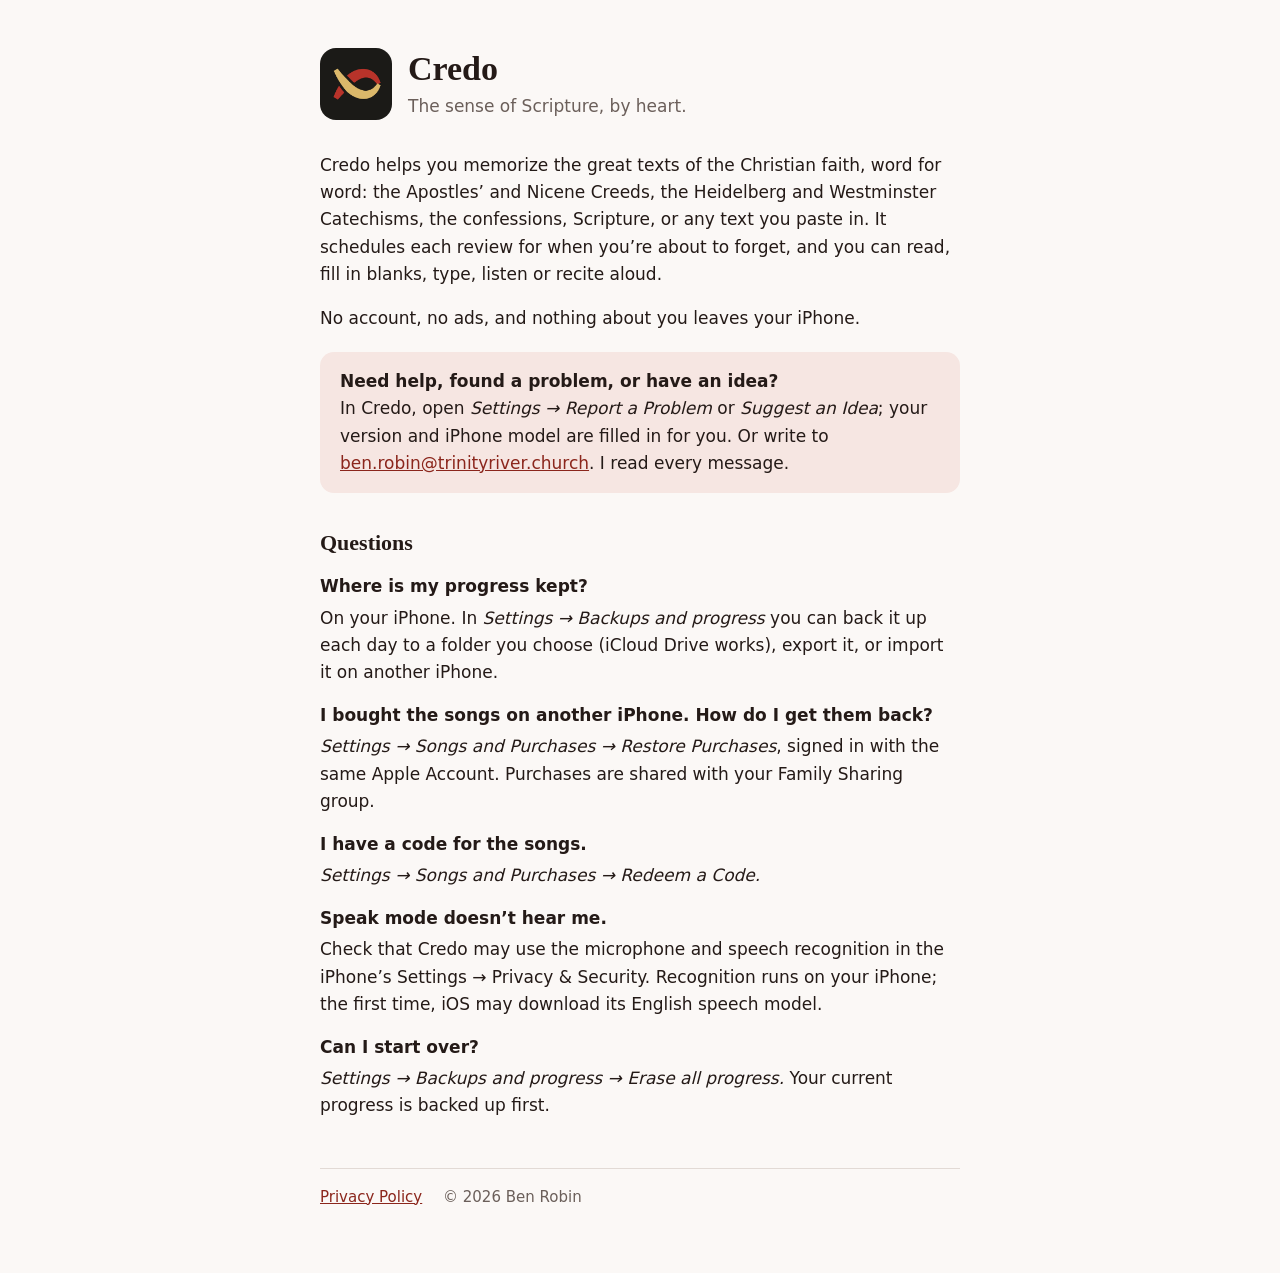
<file: index.html>
<!doctype html>
<html lang="en">
<head>
  <meta charset="utf-8">
  <meta name="viewport" content="width=device-width, initial-scale=1">
  <title>Credo: Support</title>
  <meta name="description" content="Credo helps you memorize the creeds, confessions and catechisms of the Christian faith, word for word, with spaced repetition.">
  <link rel="stylesheet" href="style.css">
  <link rel="icon" href="icon.png">
</head>
<body>
<main>
  <header>
    <img src="icon.png" alt="">
    <div>
      <h1>Credo</h1>
      <p class="tagline">The sense of Scripture, by heart.</p>
    </div>
  </header>

  <p>Credo helps you memorize the great texts of the Christian faith, word for word: the Apostles’ and Nicene Creeds, the Heidelberg and Westminster Catechisms, the confessions, Scripture, or any text you paste in. It schedules each review for when you’re about to forget, and you can read, fill in blanks, type, listen or recite aloud.</p>
  <p>No account, no ads, and nothing about you leaves your iPhone.</p>

  <div class="card">
    <strong>Need help, found a problem, or have an idea?</strong><br>
    In Credo, open <em>Settings → Report a Problem</em> or <em>Suggest an Idea</em>; your version and iPhone model are filled in for you. Or write to <a href="mailto:ben.robin@trinityriver.church?subject=Credo">ben.robin@trinityriver.church</a>. I read every message.
  </div>

  <h2>Questions</h2>
  <dl>
    <dt>Where is my progress kept?</dt>
    <dd>On your iPhone. In <em>Settings → Backups and progress</em> you can back it up each day to a folder you choose (iCloud Drive works), export it, or import it on another iPhone.</dd>
    <dt>I bought the songs on another iPhone. How do I get them back?</dt>
    <dd><em>Settings → Songs and Purchases → Restore Purchases</em>, signed in with the same Apple Account. Purchases are shared with your Family Sharing group.</dd>
    <dt>I have a code for the songs.</dt>
    <dd><em>Settings → Songs and Purchases → Redeem a Code.</em></dd>
    <dt>Speak mode doesn’t hear me.</dt>
    <dd>Check that Credo may use the microphone and speech recognition in the iPhone’s Settings → Privacy &amp; Security. Recognition runs on your iPhone; the first time, iOS may download its English speech model.</dd>
    <dt>Can I start over?</dt>
    <dd><em>Settings → Backups and progress → Erase all progress.</em> Your current progress is backed up first.</dd>
  </dl>

  <nav>
    <a href="privacy/">Privacy Policy</a>
    <span>© 2026 Ben Robin</span>
  </nav>
</main>
</body>
</html>
</file>
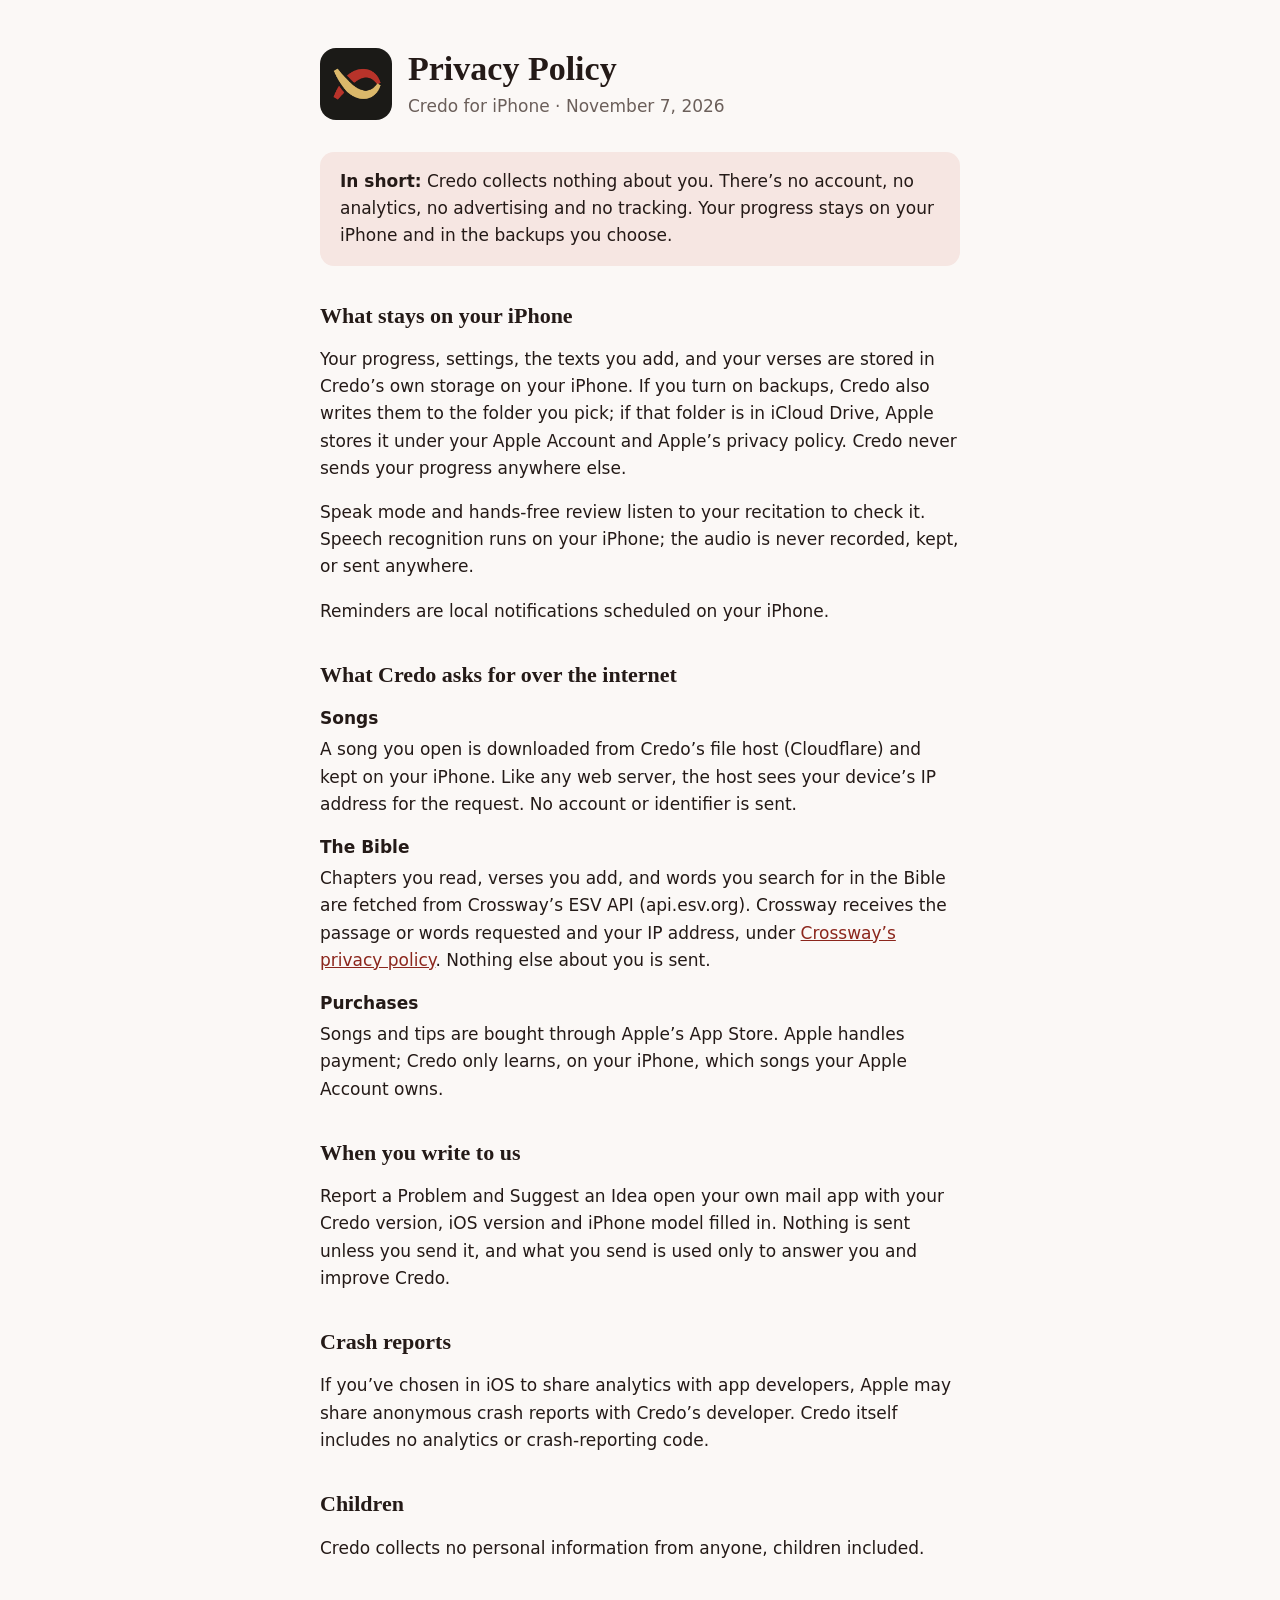
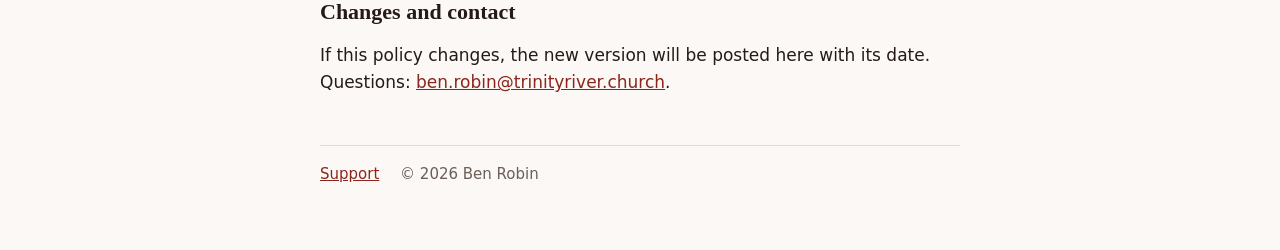
<file: privacy/index.html>
<!doctype html>
<html lang="en">
<head>
  <meta charset="utf-8">
  <meta name="viewport" content="width=device-width, initial-scale=1">
  <title>Credo: Privacy Policy</title>
  <link rel="stylesheet" href="../style.css">
  <link rel="icon" href="../icon.png">
</head>
<body>
<main>
  <header>
    <img src="../icon.png" alt="">
    <div>
      <h1>Privacy Policy</h1>
      <p class="tagline">Credo for iPhone · November 7, 2026</p>
    </div>
  </header>

  <div class="card"><strong>In short:</strong> Credo collects nothing about you. There’s no account, no analytics, no advertising and no tracking. Your progress stays on your iPhone and in the backups you choose.</div>

  <h2>What stays on your iPhone</h2>
  <p>Your progress, settings, the texts you add, and your verses are stored in Credo’s own storage on your iPhone. If you turn on backups, Credo also writes them to the folder you pick; if that folder is in iCloud Drive, Apple stores it under your Apple Account and Apple’s privacy policy. Credo never sends your progress anywhere else.</p>
  <p>Speak mode and hands-free review listen to your recitation to check it. Speech recognition runs on your iPhone; the audio is never recorded, kept, or sent anywhere.</p>
  <p>Reminders are local notifications scheduled on your iPhone.</p>

  <h2>What Credo asks for over the internet</h2>
  <dl>
    <dt>Songs</dt>
    <dd>A song you open is downloaded from Credo’s file host (Cloudflare) and kept on your iPhone. Like any web server, the host sees your device’s IP address for the request. No account or identifier is sent.</dd>
    <dt>The Bible</dt>
    <dd>Chapters you read, verses you add, and words you search for in the Bible are fetched from Crossway’s ESV API (api.esv.org). Crossway receives the passage or words requested and your IP address, under <a href="https://www.crossway.org/privacy-policy/">Crossway’s privacy policy</a>. Nothing else about you is sent.</dd>
    <dt>Purchases</dt>
    <dd>Songs and tips are bought through Apple’s App Store. Apple handles payment; Credo only learns, on your iPhone, which songs your Apple Account owns.</dd>
  </dl>

  <h2>When you write to us</h2>
  <p>Report a Problem and Suggest an Idea open your own mail app with your Credo version, iOS version and iPhone model filled in. Nothing is sent unless you send it, and what you send is used only to answer you and improve Credo.</p>

  <h2>Crash reports</h2>
  <p>If you’ve chosen in iOS to share analytics with app developers, Apple may share anonymous crash reports with Credo’s developer. Credo itself includes no analytics or crash-reporting code.</p>

  <h2>Children</h2>
  <p>Credo collects no personal information from anyone, children included.</p>

  <h2>Changes and contact</h2>
  <p>If this policy changes, the new version will be posted here with its date. Questions: <a href="mailto:ben.robin@trinityriver.church?subject=Credo%20privacy">ben.robin@trinityriver.church</a>.</p>

  <nav>
    <a href="../">Support</a>
    <span>© 2026 Ben Robin</span>
  </nav>
</main>
</body>
</html>
</file>
<file: style.css>
/* Credo's site: the app's palette (App/Credo/Model/Theme.swift), light and dark. */
:root {
  --paper: #fbf8f6; --ink: #241a17; --muted: #6b5f5a; --line: #e2dad5; --accent: #8b261c; --soft: #f6e6e2;
}
@media (prefers-color-scheme: dark) {
  :root { --paper: #17110f; --ink: #f1e9e5; --muted: #a8988f; --line: #352826; --accent: #e08a74; --soft: #3a201c; }
}
* { box-sizing: border-box; }
body {
  margin: 0; background: var(--paper); color: var(--ink);
  font: 17px/1.6 -apple-system, BlinkMacSystemFont, "Segoe UI", system-ui, sans-serif;
}
main { max-width: 680px; margin: 0 auto; padding: 48px 20px 64px; }
header { display: flex; align-items: center; gap: 16px; margin-bottom: 32px; }
header img { width: 72px; height: 72px; border-radius: 16px; }
h1, h2 { font-family: "New York", "Iowan Old Style", Georgia, serif; font-weight: 600; line-height: 1.25; }
h1 { font-size: 34px; margin: 0; }
h2 { font-size: 22px; margin: 36px 0 8px; }
.tagline { color: var(--muted); margin: 2px 0 0; }
a { color: var(--accent); }
.card { background: var(--soft); border-radius: 14px; padding: 16px 20px; margin: 20px 0; }
nav { margin-top: 48px; padding-top: 16px; border-top: 1px solid var(--line); color: var(--muted); font-size: 15px; }
nav a { margin-right: 16px; }
dt { font-weight: 600; margin-top: 16px; }
dd { margin: 4px 0 0; }
</file>
